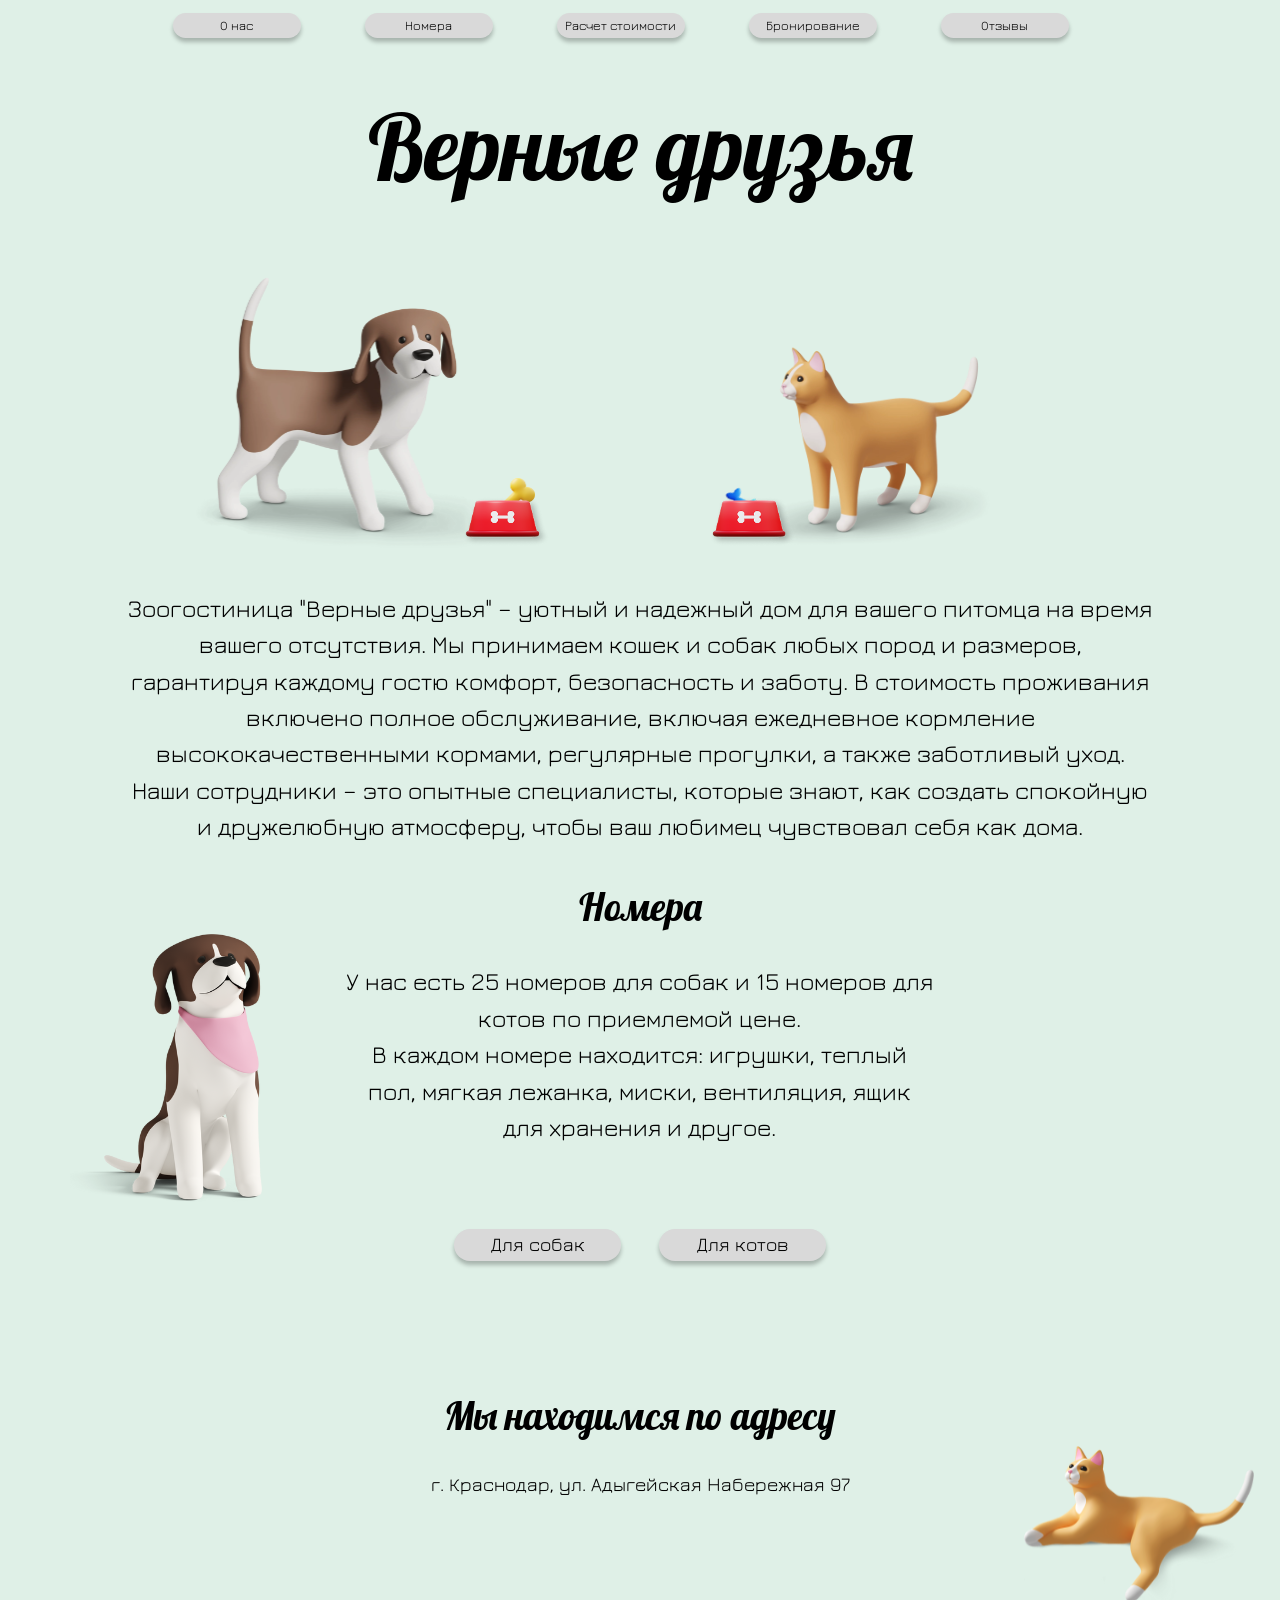
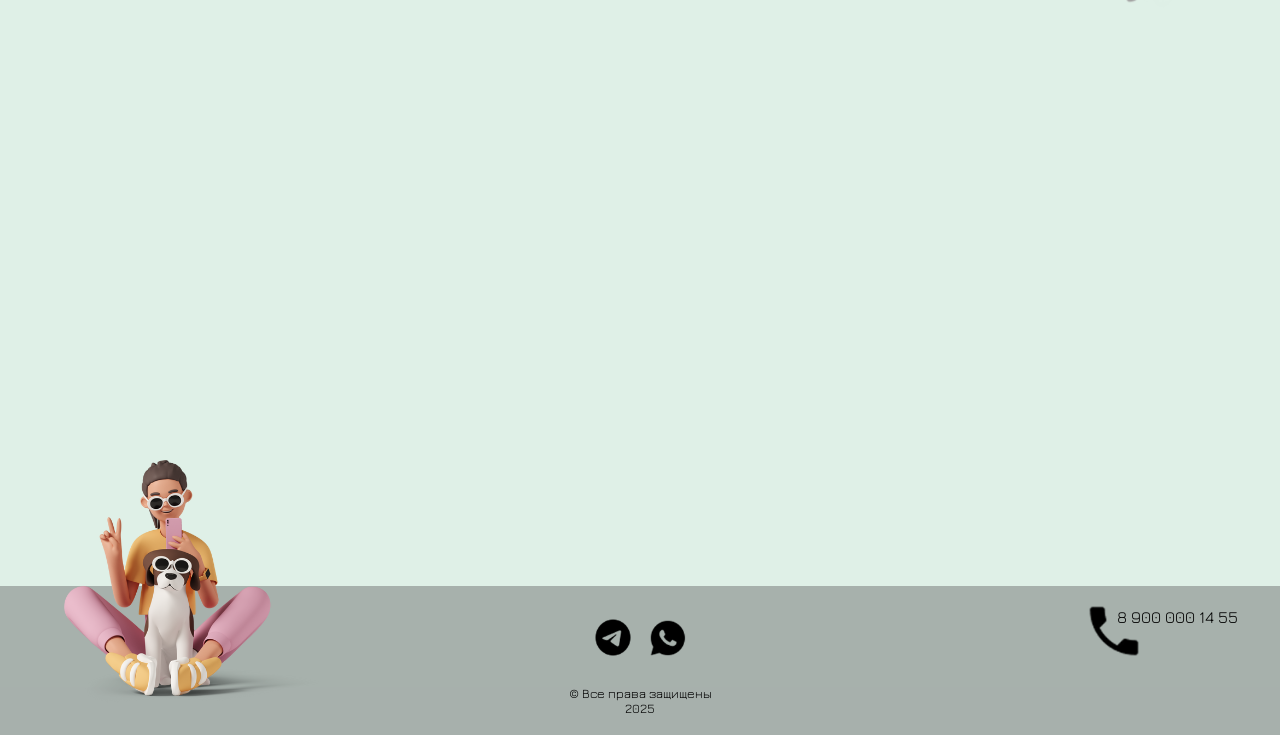
<file: index.html>
<!DOCTYPE html>
<html lang="ru">
<head>
    <meta charset="UTF-8">
    <meta name="viewport" content="width=device-width, initial-scale=1.0">
    <link rel="preconnect" href="https://fonts.googleapis.com">
    <link rel="preconnect" href="https://fonts.gstatic.com" crossorigin>
    <link href="https://fonts.googleapis.com/css2?family=Jura:wght@300..700&family=Lobster&display=swap" rel="stylesheet">
    <title>Верные друзья</title>
    <link rel="stylesheet" href="style.css">
</head>
<body>
    <header>
        <nav>
            <a href="#mu"><button><p class="pa">О нас</p></button></a>
            <a href="#nomer"><button><p class="pa">Номера</p></button></a>
            <a href="raz.html"><button class="sosa"><p class="pa">Расчет стоимости</p></button></a>
            <a href="bron.html"><button><p class="pa">Бронирование</p></button></a>
            <a href="othev.html"><button><p class="pa">Отзывы</p></button></a>
        </nav>
        <h1>Верные друзья</h1>
        <div class="animmal">
            <img src="dog.svg" class="dog">
            <img src="bowl.png" class="bowl1">
            <img src="dog bone.svg" class="bone">
            <img src="cat.svg" class="cat" id="mu">
            <img src="fish food.svg" class="fish">
            <img src="bowl.png" class="bowl2">
        </div>
    </header>
<main>
        <p class="about" >Зоогостиница "Верные друзья" – уютный и надежный дом для вашего питомца на 
            время вашего отсутствия. Мы принимаем кошек и собак любых пород и размеров, гарантируя каждому 
            гостю комфорт, безопасность и заботу. В стоимость проживания включено полное обслуживание, включая 
            ежедневное кормление высококачественными кормами, регулярные прогулки, а также заботливый уход. 
            Наши сотрудники – это опытные специалисты, которые знают, как создать спокойную и
            дружелюбную атмосферу, чтобы ваш любимец чувствовал себя как дома.
        </p>
        
        <h2 class="rooms" id="nomer">Номера</h2>
        <p class="nomera">
            У нас есть 25 номеров для собак и 15 номеров для котов по приемлемой цене.
            <br> В каждом номере находится:
             игрушки, теплый пол, мягкая лежанка, миски, вентиляция, ящик для хранения и другое.
        </p>        
        <div class="buttons">
            <a href="dog.html"><button><p class="p">Для собак</p></button></a>
            <a href="cat.html"><button><p class="p">Для котов</p></button></a>
        </div>
        <img src="dog7.svg" class="dog2">


        <h2 class="adres" id="sviz">Мы находимся по адресу</h2>
        <p class="gorod">г. Краснодар, ул. Адыгейская Hабережная 97</p>
        
        <iframe 
            src="https://www.google.com/maps/embed?pb=!1m18!1m12!1m3!1d1410.2254522627536!2d38.99632243897792!3d45.01577138885464!2m3!1f0!2f0!3f0!3m2!1i1024!2i768!4f13.1!3m3!1m2!1s0x40f04fda4a9d4961%3A0xc50110f6ed6a930a!2z0YPQuy4g0JDQtNGL0LPQtdC50YHQutCw0Y8gSNCw0LHQtdGA0LXQttC90LDRjywgOTcsINCa0YDQsNGB0L3QvtC00LDRgCwg0JrRgNCw0YHQvdC-0LTQsNGA0YHQutC40Lkg0LrRgNCw0LksIDM1MDAwMQ!5e0!3m2!1sru!2sru!4v1741513400831!5m2!1sru!2sru"
            allowfullscreen="" 
            loading="lazy" 
            referrerpolicy="no-referrer-when-downgrade">
        </iframe>
        <img src="cat2.svg" class="cat2">
        <!-- <iframe  width="1400" height="600" style="border:0;" allowfullscreen="" loading="lazy" referrerpolicy="no-referrer-when-downgrade"></iframe> -->
    </main>
<footer>
    <img src="funny.svg" class="dd">
    <div class="socials">
        <a href="https://web.telegram.org/"><img src="Telegram.png" class="tg"></a>
            <a href="https://web.whatsapp.com/"><img src="WhatsApp.png"class="wt"></a>
    </div>
    <p class="copy">© Все права защищены <br> 2025</p>
    <div class="alo">
        <p>8 900 000 14 55</p><img src="Phone.png" class="phone">
    </div>
</footer>
</body>
</html>
</file>
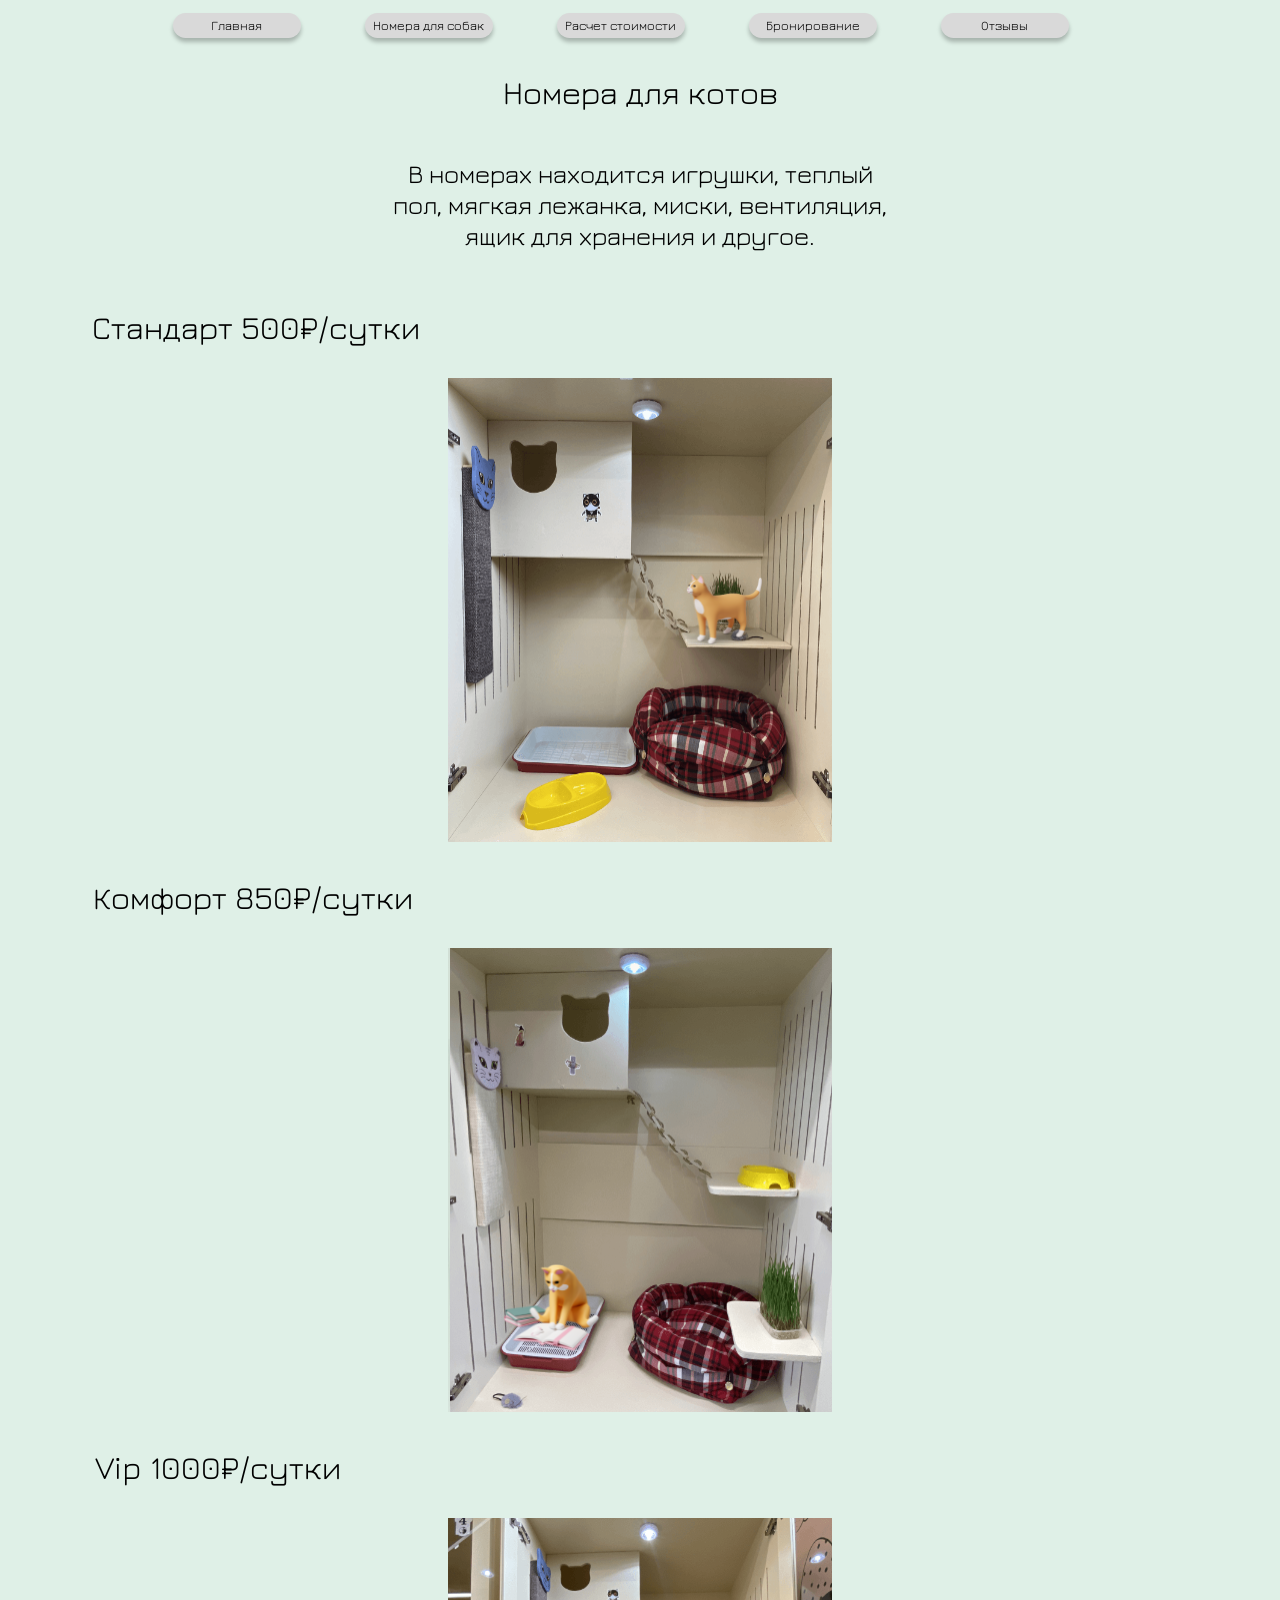
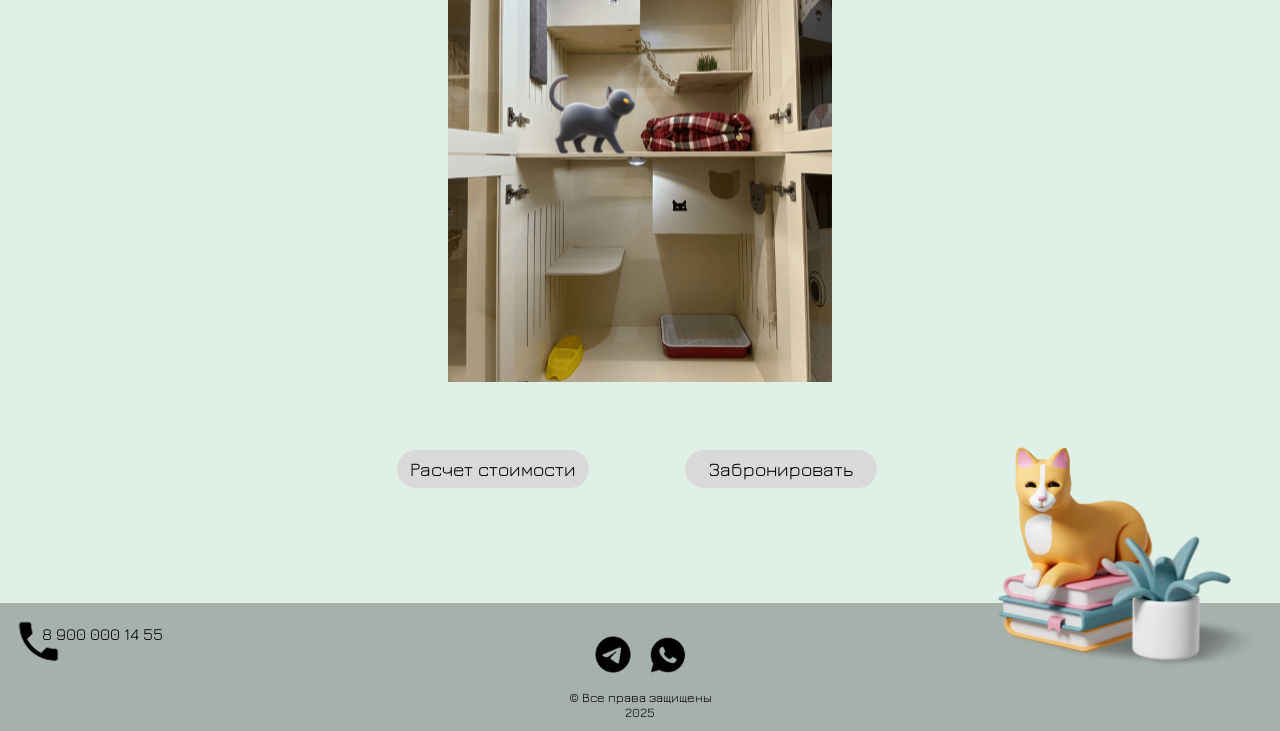
<file: cat.html>
<!DOCTYPE html>
<html lang="ru">
<head>
    <meta charset="UTF-8">
    <meta name="viewport" content="width=device-width, initial-scale=1.0">
    <link rel="preconnect" href="https://fonts.googleapis.com">
    <link rel="preconnect" href="https://fonts.gstatic.com" crossorigin>
    <link href="https://fonts.googleapis.com/css2?family=Jura:wght@300..700&family=Lobster&display=swap" rel="stylesheet">
    <title>Верные друзья</title>
    <link rel="stylesheet" href="cat.css">
</head>
<body>
    <header>
        <nav>
            <a href="index.html"><button><p class="pa">Главная</button></a>
            <a href="dog.html"><button class="dogi"><p class="pa">Номера для собак</p></button></a>
            <a href="raz.html"><button class="ras"><p class="pa">Расчет стоимости</p></button></a>
            <a href="bron.html"><button><p class="pa">Бронирование</p></button></a>
            <a href="othev.html"><button><p class="pa">Отзывы</p></button></a>
        </nav>
    </header>
    <div class="grid">
        <div class="a1">
            <h1>Номера  для котов</h1>
        </div>
        <div class="a2">
            <p class="opis">В номерах находится игрушки, теплый пол,  
                мягкая лежанка, миски, вентиляция, ящик 
                для хранения и другое.
            </p>
        </div>
        <div class="a3">
            <p class="sta">
                Стандарт 500₽/сутки
            </p>
        </div>
        <div class="a4">
            <img src="stancat (2).svg" alt="">
        </div>
        <div class="a5">
            <p class="sta2">
                Комфорт 850₽/сутки
            </p>
        </div>
        <div class="a6">
            <img src="komfort2.svg" alt="">
        </div>
        <div class="a7">
            <p class="sta1">
                Vip 1000₽/сутки
            </p>
        </div>
        <div class="a8">
            <img src="vipcat.svg" alt="">
        </div>
        <div class="a9">
            <a href="raz.html"><button class="bron">Расчет стоимости</button></a>
            <a href="bron.html"><button class="sviz">Забронировать</button></a>
            
        </div>
    </div>
    <footer>
        <img src="cat3.svg" class="cat3">
        <div class="socials">
            <a href="https://web.telegram.org/"><img src="Telegram.png" class="tg"></a>
            <a href="https://web.whatsapp.com/"><img src="WhatsApp.png"class="wt"></a>
        </div>
        <p class="copy">© Все права защищены <br> 2025</p>
        <div class="alo">
            <p>8 900 000 14 55</p><img src="Phone.png" class="phone">
        </div>
    </footer>
</body>
</html>
</file>
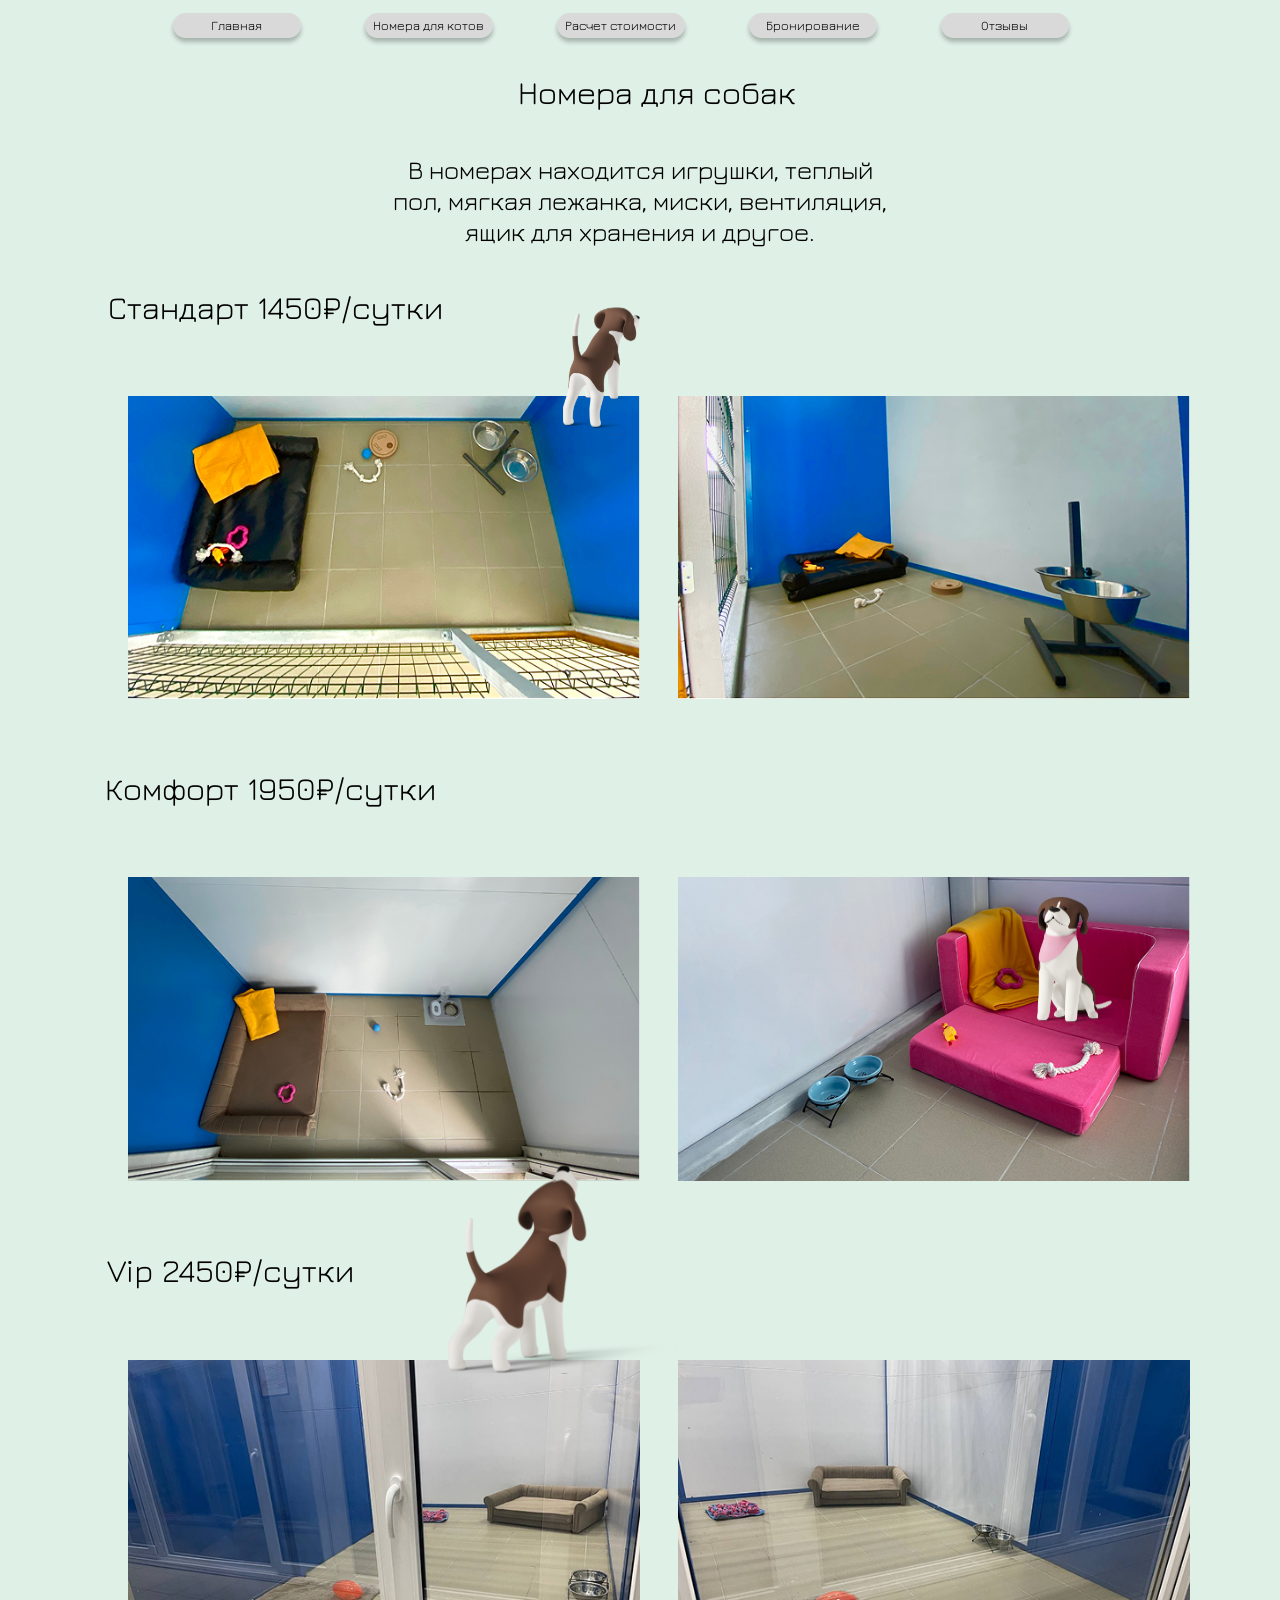
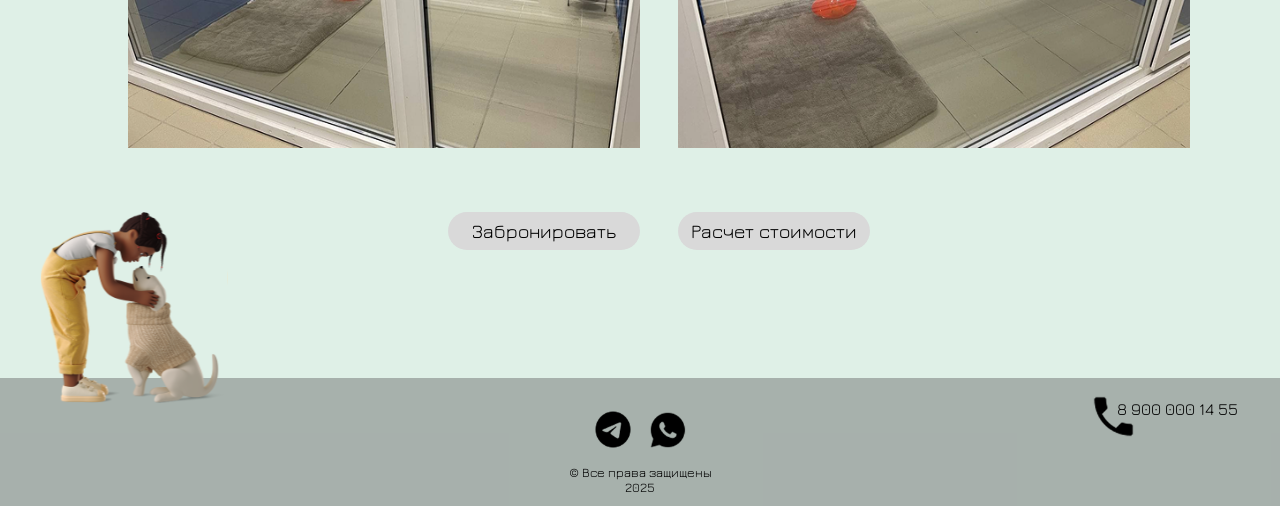
<file: dog.html>
<!DOCTYPE html>
<html lang="ru">
<head>
    <meta charset="UTF-8">
    <meta name="viewport" content="width=device-width, initial-scale=1.0">    
    <link rel="preconnect" href="https://fonts.googleapis.com">
    <link rel="preconnect" href="https://fonts.gstatic.com" crossorigin>
    <link href="https://fonts.googleapis.com/css2?family=Jura:wght@300..700&family=Lobster&display=swap" rel="stylesheet">

    <title>Верные друзья</title>
    <link rel="stylesheet" href="dog.css?v=1.0.1">
</head>
<body>
    <header>
        <nav>
            <a href="index.html"><button><p class="pa">Главная</p></button></a>
            <a href="cat.html"><button class="nom"><p class="pa">Номера для котов</p></button></a>
            <a href="raz.html"><button class="ras"><p class="pa">Расчет стоимости</p></button></a>
            <a href="bron.html"><button><p class="pa">Бронирование</p></button></a>
            <a href="othev.html"><button><p class="pa">Отзывы</p></button></a>
        </nav>
    </header>
    <main>
        <h1>Номера  для собак</h1>
        <p class="opis">В номерах находится игрушки, теплый пол, мягкая лежанка, миски, вентиляция, ящик для хранения и другое.</p>
        
        <div class="grid">
            <div class="d1">
                <p class="ctan">Стандарт 1450₽/сутки</p>
                <img src="dog6.svg" class="dog6">  
            </div>
            <div class="a1">
                <img src="standog.png" alt="">
            </div>
            <div class="a2">
                <img src="standog2.png" alt="">
            </div>
            <div class="d2">
                <p class="komf">Комфорт 1950₽/сутки</p>
            </div>
            <div class="a3">
                <img src="komfdog.png" alt="">
            </div>
            <div class="a4">
                <img src="komfdog2.png" alt="">
            </div>
            <img src="dog2.svg" class="dog7">
            <div class="d3">
                <p>Vip 2450₽/сутки</p>
            </div>
            <img src="dog4.svg" class="gaf">
            <div class="a5">
                <img src="vipdog.png" alt="">
            </div>
            <div class="a6">
                <img src="vipdog2.png" alt="">
            </div>
            <div class="d4">
                <a href="bron.html"><button class="sviz">Забронировать</button></a>
            </div>
            <div class="d5">
                <a href="raz.html"><button class="bron">Расчет стоимости</button></a>
        </div>
    </main>
<footer>
    <img src="dog5.svg" class="dog5">
    <div class="socials">
        <a href="https://web.telegram.org/"><img src="Telegram.png" class="tg"></a>
            <a href="https://web.whatsapp.com/"><img src="WhatsApp.png"class="wt"></a>
    </div>
    <p class="copy">© Все права защищены <br> 2025</p>
    <div class="alo">
        <p>8 900 000 14 55</p><img src="Phone.png" class="phone">
    </div>
</footer>
</body>
</html>
</file>
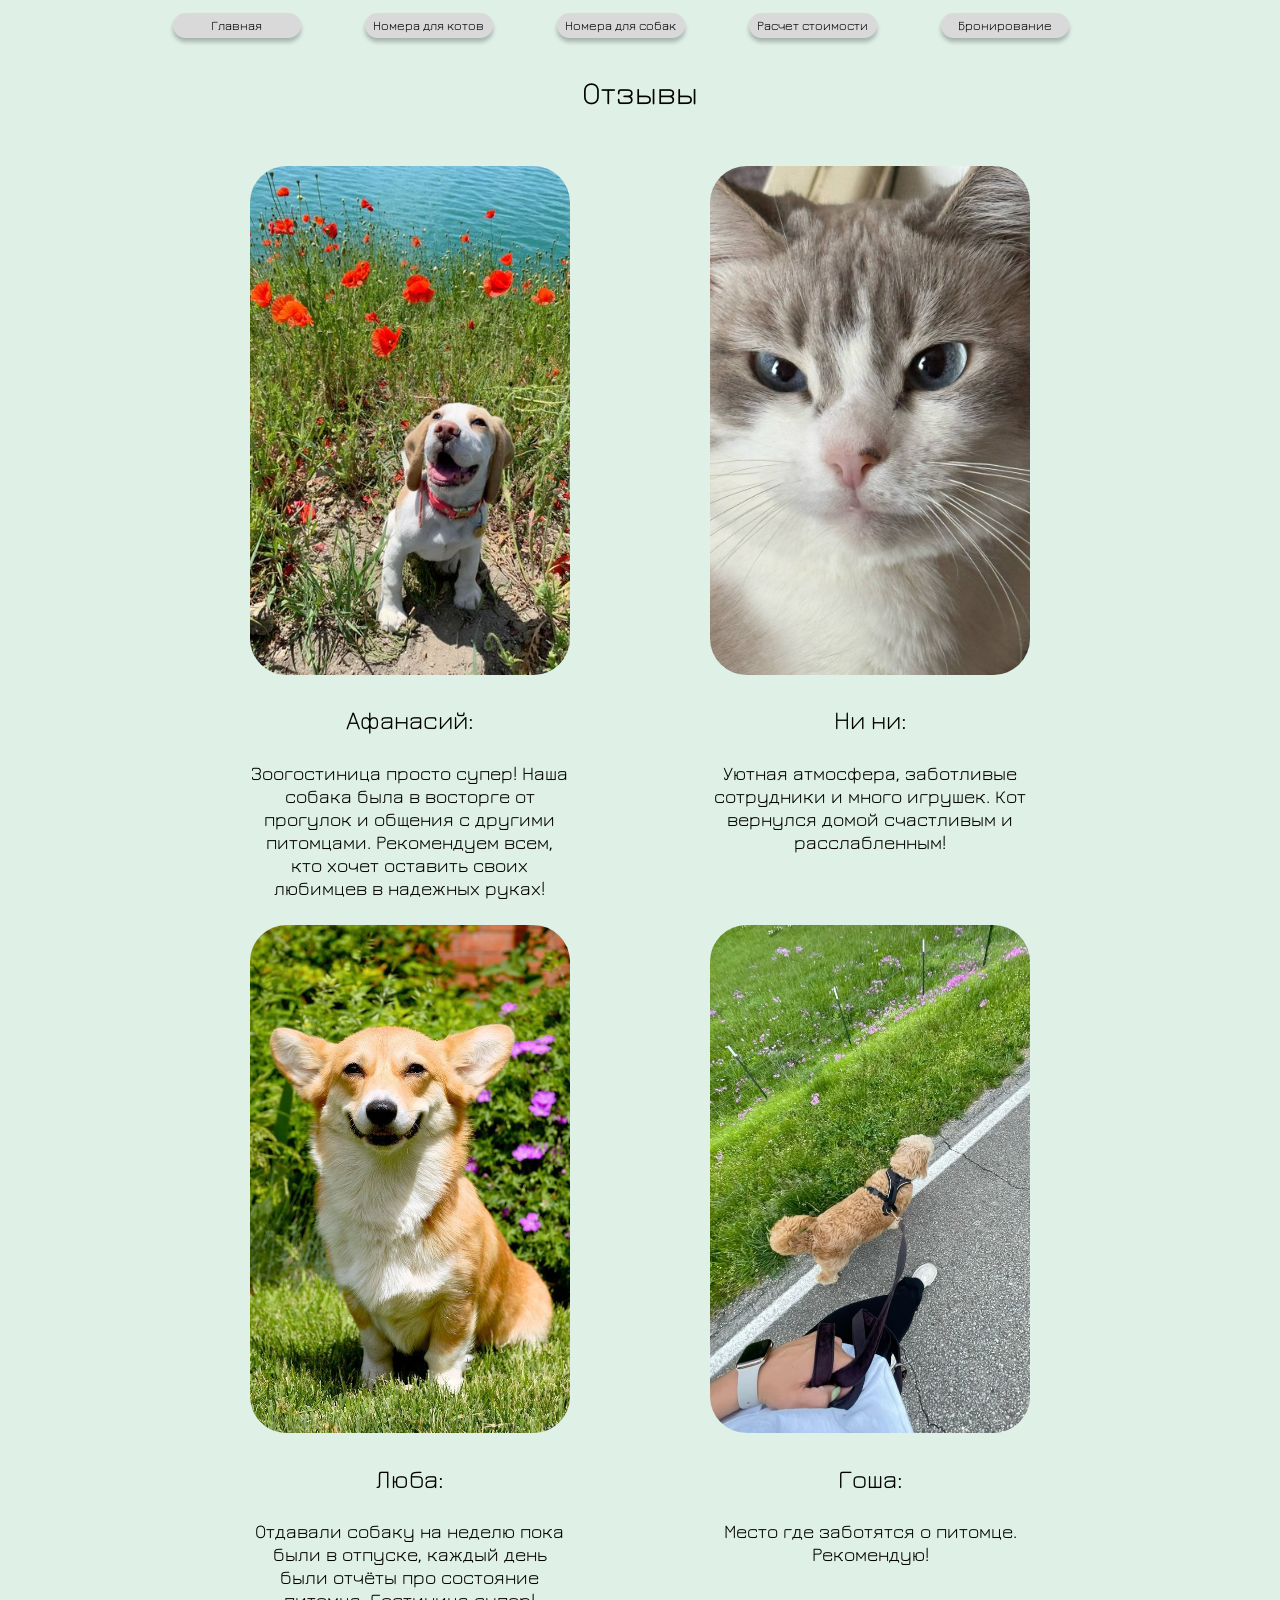
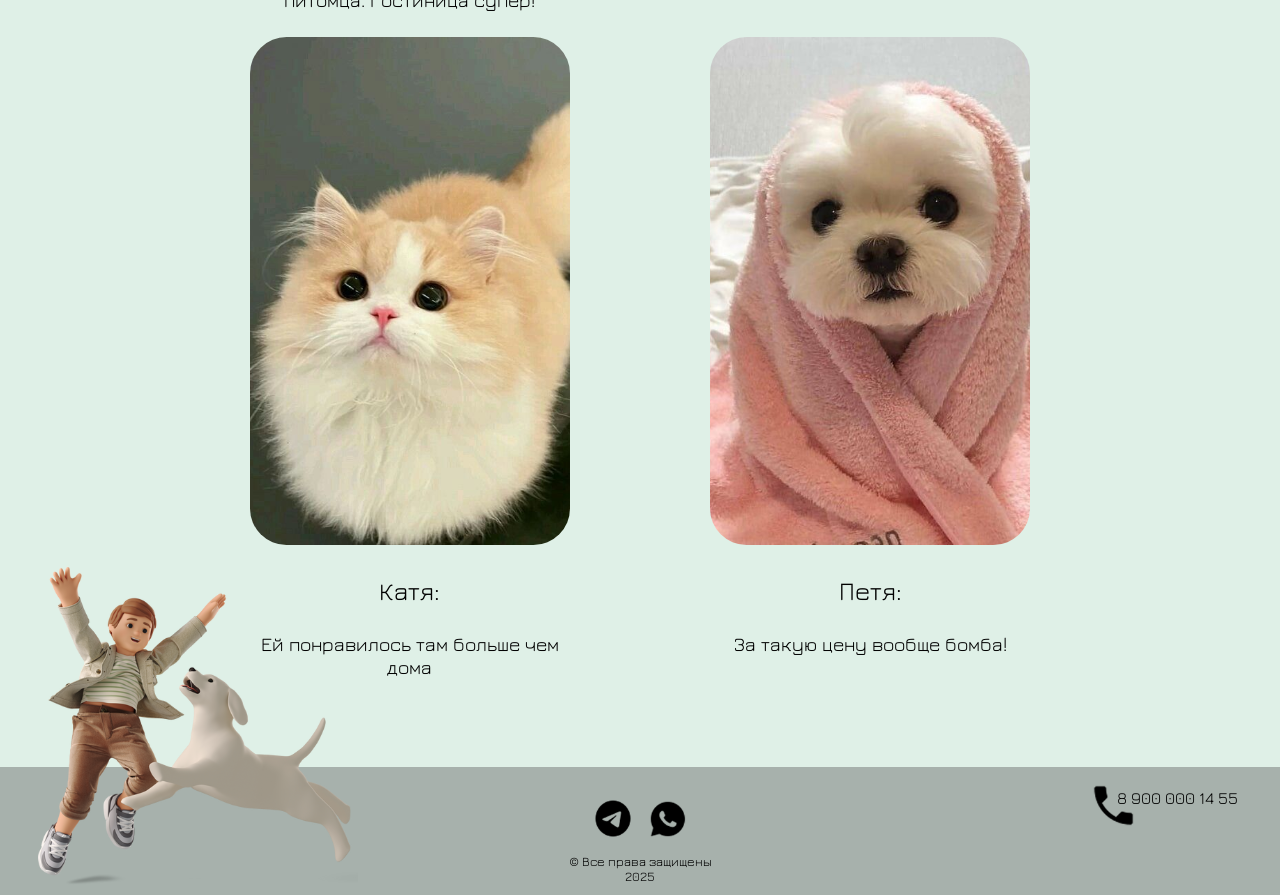
<file: othev.html>
<!DOCTYPE html>
<html lang="ru">
<head>
    <meta charset="UTF-8">
    <meta name="viewport" content="width=device-width, initial-scale=1.0">
    <link rel="preconnect" href="https://fonts.googleapis.com">
    <link rel="preconnect" href="https://fonts.gstatic.com" crossorigin>
    <link href="https://fonts.googleapis.com/css2?family=Jura:wght@300..700&family=Lobster&display=swap" rel="stylesheet">

    
    <title>Верные друзья</title>
    <link rel="stylesheet" href="othev.css">
</head>
<body>
    <header>
        <nav>
            <a href="index.html"><button><p class="pa">Главная</p></button></a>
            <a href="cat.html"><button class="da"><p class="pa">Номера для котов</p></button></a>
            <a href="dog.html"><button class="da"><p class="pa">Номера для собак</p></button></a>
            <a href="raz.html"><button class="da"><p class="pa">Расчет стоимости</p></button></a>
            <a href="bron.html"><button><p class="pa">Бронирование</p></button></a>
        </nav>
    </header>
    <main>
        <h1>Отзывы</h1>
        <div class="sysi">
            <div class="a1">
                <img src="1.svg" class="">                
                <p class="imi">Афанасий:</p>
                <p class="otz">Зоогостиница просто супер! Наша собака была в восторге 
                    от прогулок и общения с другими питомцами. Рекомендуем 
                    всем, кто хочет оставить своих любимцев в надежных руках!</p>
            </div>
            <div class="a2">
                <img src="2.svg" alt="">                
                <p class="imi">Ни ни:</p>
                <p class="otz">Уютная атмосфера, заботливые
                     сотрудники и много игрушек. Кот вернулся домой 
                     счастливым и расслабленным!  </p>
            </div>
            <div class="a3">
                <img src="3.svg" alt="">
                <p class="imi">Люба:</p>
                <p class="otz">Отдавали собаку на неделю пока были в отпуске, 
                    каждый день были отчёты про состояние питомца. Гостиница супер!</p>
            </div>
            <div class="a4">
                <img src="4.svg" alt="">
                <p class="imi">Гоша:</p>
                <p class="otz">Место где заботятся о питомце. Рекомендую!  </p>
            </div>
            <div class="a5">
                <img src="5.svg" alt="">
                <p class="imi">Катя:</p>
                <p class="otz">Ей понравилось там больше чем дома  </p>
            </div>
            <div class="a6">
                <img src="6.svg" alt="">                
                <p class="imi">Петя:</p>
                <p class="otz">За такую цену вообще бомба!</p>
            </div>
        </div>
    </main>
    <footer>
        <img src="boy.svg" class="boy">
        <div class="socials">
            <a href="https://web.telegram.org/"><img src="Telegram.png" class="tg"></a>
                <a href="https://web.whatsapp.com/"><img src="WhatsApp.png"class="wt"></a>
        </div>
        <p class="copy">© Все права защищены <br> 2025</p>
        <div class="alo">
            <p>8 900 000 14 55</p><img src="Phone.png" class="phone">
        </div>
    </footer>
</body>
</html>
</file>
<file: style.css>
body {
    background-color: #dff0e7;
    text-align: center;
    margin: 0 auto;
    padding: 0;
}
a{
    text-decoration: none;
    color: black;
}
nav {
    display: flex;
    gap: 5vw;
    padding: 1vw;
    position: fixed;
    z-index: 100;
}
.sosa{
    background: #D9D9D9;
    box-shadow: 0px 4px 4px rgba(0, 0, 0, 0.25);
    border: none;
    border-radius: 3vw;
    cursor: pointer;
    font-size: 1.2vw;
    position: relative;
    bottom: 2vw;
    left: 12.5vw;
    height: 2vw;
    width: 10vw;
}
nav button {
    background: #D9D9D9;
    box-shadow: 0px 4px 4px rgba(0, 0, 0, 0.25);
    border: none;
    border-radius: 3vw;
    cursor: pointer;
    font-size: 1.2vw;
    position: relative;
    bottom: 2vw;
    left: 12.5vw;
    height: 2vw;
    width: 10vw;
    
}
.pa{
    font-size: 1vw;
    text-align: center; 
    margin-top: 0.3vw;
    font-family: "Jura";
}
h1 {
    font-size: 7vw;
    font-weight: bold;
    margin: 2vw 0;
    font-family: "Lobster";
    font-weight: 400;
    position: relative;
    top: 5vw;
}
.dog{
    width: 23vw;
    height: auto;
    position: relative;
    right: 3vw;
    top: 7.3vw;
}
.bowl1{
    width: 7vw;
    height: 4vw;
    position: relative;
    right: 5vw;
    top: 7vw;
    z-index: 10;
}
.bone{
    width: 4vw;
    height: 4vw;
    position: relative;
    right: 10.5vw;
    top: 5.5vw;
    z-index: 0;
}
.bowl2{
    width: 7vw;
    height: 4vw;
    position: relative;
    right: 20vw;
    top: 7vw;
}
.fish{
    width: 4vw;
    height: 4vw;
    position: relative;
    right: 15vw;
    top: 6vw;
}
.cat{
    width: 18vw;
    height: auto;
    position: relative;
    left: 7vw;
    top: 7vw;
}
.about {
    width: 80vw;
    margin: 0 auto;
    font-size: 1.9vw;
    line-height: 1.5;
    font-family: "Jura";
    position: relative;
    top: 10vw;
}
.rooms {
    font-size: 3vw;
    font-family: "Lobster";
    font-weight: 400;
    margin-top: 13vw;
}
.buttons {
    display: flex;
    justify-content: center;
    gap: 3vw;
    margin: 1.5vw 0;
}
.buttons button {
    border: none;
    border-radius: 3vw;
    cursor: pointer;
    box-shadow: 0px 4px 4px rgba(0, 0, 0, 0.25);
    background: #d9d9d9;
    height: 2.5vw;
    width: 13vw;
    top: 5vw;
    position: relative;
}
.p{
    font-size: 1.5vw;
    text-align: center; 
    margin-top: 0.2vw;
    font-family: "Jura";
}
.nomera{
    width: 46vw;
    margin: 0 auto;
    font-size: 1.9vw;
    line-height: 1.5;
    font-family: "Jura";
    font-weight: 400;
}
.dog2{
    position: relative;
    right: 37vw;
    bottom: 22vw;
    width: 15vw;
    height: auto;
    
}
.adres {
    font-size: 3vw;
    font-family: "Lobster";
    font-weight: 400;
    position: relative;
    bottom: 10vw;
}
.gorod{
    font-size: 1.5vw;
    font-family: "Jura";
    font-weight: 400;
    position: relative;
    bottom: 10vw;
}
.cat2{
    /* position: relative;
    bottom: 31.5vw; */
    /* width: 15vw; */
    /* left: 68.5vw;
    z-index: 1;
    height: auto;
    width: 18vw; */
    position: absolute;
    top: 113vw; /* Поднять кота немного выше карты */
    right: 2vw; /* Отступ от правого края */
    width: 18vw; /* Адаптивная ширина */
    height: auto; /* Сохранить пропорции */
    z-index: 10; /* Убедиться, что кот выше карты */
}
iframe {
    margin: 0 auto;
    position: relative;
    bottom: 8vw;
    width: 90vw; 
    height: 60vh; 
    border: 0;
}
footer {
    background: rgba(105, 105, 105, 0.47);
    height: auto;
    position: relative;
    /* bottom: 20vw; */
}
.socials img {
    /* width: 3.5vw; */
    margin: 0 0.5vw;
    position: relative;
    top: 2.5vw;
}
.tg{
    width: 3vw;
}
.wt{
    width: 2.9vw;
}
.alo{
    /* border: 2px solid green; */
    position: relative;
    font-family: "Jura";
    font-weight: 400;
    left: 87vw;
    bottom: 7vw;    
    margin-top: 2vw;
    font-size: 1.3vw;
    width: 10vw;
    height: 3vw;
}
.phone {
    width: 5vw;
    position: relative;
    bottom: 3.5vw;
    right: 5vw;
}
.copy{
    font-size: 1vw;
    font-family: "Jura";
    font-weight: 400;
    position: relative;
    top: 3.5vw;
}
.dd{
    position: absolute;
    width: 20vw;
    left: 5vw;
    bottom: 2vw;
}
@media (max-width: 400px) {
    .dd{
        position: absolute;
        width: 30vw;
        left: 5vw;
        bottom: 2vw;
    }
    .sosa{
        bottom: 0.9vw;
        left: 2vw;
        width: 15vw;
        height: 4vw;
    }
    nav button {
        font-size: 4vw;
        width: 15vw;
        height: 4vw;
        left: 3vw;
    }
    .pa{
        font-size: 1.5vw;
        margin: 0 auto;
    }

    .about{
        font-size: 2.5vw;
        margin: 0 auto;
    }
    .nomera{
        font-size: 2vw;
        margin: 0 auto;
    }
    .gorod{
        font-size: 2.3vw;
    }
    .adres{
        font-size: 2.5vw;
        /* margin: 0 auto; */
    }
    iframe {
        width: 85vw; 
        height: 40vh; 
        bottom: 1.5vw;
    }
    .cat2 {
        width: 25vw;
        top: 139vw;
        right: 2%;

    }
    .copy{
        font-size: 2vw;
        /* top: 0.5vw; */
    }
    .tg{
        width: 5vw;
    }
    .wt{
        width: 5vw;
    }
    .alo{
        left: 77vw;
        bottom: 15vw;    
        margin-top: 5vw;
        font-size: 2.5vw;
        width: 20vw;
        height: 3vw;
    }
    .phone {
        width: 5vw;
        position: relative;
        bottom: 4.5vw;
        right: 10vw;
    }
    /* footer {
        flex-direction: column;
        gap: 2vw;
        padding: 2vw;
    }

    .alo {
        flex-direction: column;
        align-items: center;
        gap: 1vw;
    } */
}
</file>
<file: cat.css>
body {
    background-color: #dff0e7;
    text-align: center;
    margin: 0 auto;
    padding: 0;
}
a{
    text-decoration: none;
    color: black;
}
nav {
    display: flex;
    gap: 5vw;
    left: 12.5vw;
    padding: 1vw;
    position: fixed;
    z-index: 100;
}
nav button {
    background: #D9D9D9;
    box-shadow: 0px 4px 4px rgba(0, 0, 0, 0.25);
    border: none;
    border-radius: 3vw;
    cursor: pointer;
    font-size: 1.2vw;
    height: 2vw;
    width: 10vw;
}
.pa{
    font-size: 1vw;
    text-align: center; 
    margin-top: 0.3vw;
    font-family: "Jura";
}
/* div{
    border: 2px solid green;
} */
.grid{
    display: grid;
    grid-template-columns: 1fr 1fr 1fr 1fr 1fr 1fr 1fr 1fr 1fr;
    grid-template-rows: 1fr;
    grid-template-areas:
    "h1"
    "opis"
    "stan"
    "kart1"
    "comf"
    "kart2"
    "vip3"
    "kart3"
    "a9"
    "a10";
    margin: 0 auto ;
    position: relative;
    top: 4vw;
    width: 40vw;
}
.a1{
    grid-area: h1;
}
h1{
    font-size: 2.5vw;
    text-align: center;
    font-family: 'Jura';
    font-weight: 400;
    /* margin: 0 auto; */
}
.a2{
    grid-area: opis;
}
.opis{
    width: 40vw;
    font-family: 'Jura';
    font-size: 2vw;
}
.a3{
    grid-area: stan;
}
.sta{
    font-family: 'Jura';
    font-size: 2.5vw;    
    position: relative;
    right: 30vw;
}
.sta2{
    font-family: 'Jura';
    font-size: 2.5vw;    
    position: relative;
    right: 30.2vw;
}
.sta1{
    font-family: 'Jura';
    font-size: 2.5vw;    
    position: relative;
    right: 33vw;
}
.a4{
    grid-area: kart1;
}
.a5{
    grid-area: comf;
}
.a6{
    grid-area: kart2;
}
.a7{
    grid-area: vip3;
}
.a8{
    grid-area: kart3;
}
.a9{
    grid-area: a9;
}
/* .a10{
    grid-area: a10;
} */
img{
    width: 30vw;
}
.sviz{
    background: #D9D9D9;
    border: none;
    border-radius: 3vw;
    cursor: pointer;
    font-size: 1.5vw;
    height: 3vw;
    width: 15vw;
    font-family: "Jura";
    position: relative;
    left: 11vw;
    bottom: 3vw;
}
.bron{
    background: #D9D9D9;
    border: none;
    border-radius: 3vw;
    cursor: pointer;
    font-size: 1.5vw;
    height: 3vw;
    width: 15vw;
    font-family: "Jura";
    margin-right: 23vw;
    margin-top: 5vw;
}
footer{
    position: relative;
    width: 100%;
    height: 10vw;
    top: 10vw;
    background: rgba(105, 105, 105, 0.47);
}
.socials img {
    /* width: 3.5vw; */
    margin: 0 0.5vw;
    position: relative;
    top: 2.5vw;
}
.alo{
    position: relative;
    font-family: "Jura";
    font-weight: 400;
    left: 3vw;
    bottom: 7vw;    
    margin-top: 2vw;
    font-size: 1.3vw;
    width: 10vw;
    height: 3vw;
}
.tg{
    width: 3vw;
}
.wt{
    width: 2.9vw;
}
.phone {
    width: 4vw;
    height: 4vw;
    position: relative;
    bottom: 3.5vw;
    right: 5vw;
}
.copy{
    font-size: 1vw;
    font-family: "Jura";
    font-weight: 400;
    position: relative;
    top: 2.5vw;
}
.cat3{
    width: 20vw;
    position: absolute;
    bottom: 3vw;
    left: 78vw;
}
@media (max-width: 400px) {
    .grid{
        top: 10vw;
    }
    nav button {
        font-size: 4vw;
        width: 15vw;
        height: 4vw;
        position: relative;
        right: 11vw;
    }    
    .dogi, .ras{
        position: relative;
        top: 1vw;
    }
    .pa{
        font-size: 1.5vw;
        margin: 0 auto;
    }
    h1{
        top: 7.5vw;
        font-size: 3vw;
        text-align: center;
        left: 37vw ;    
    }
    .opis{
        top: 13vw;
        font-size: 2.5vw;
        width: 50vw;
        left: 24vw;
    }    
    .bron{
        font-size: 1.8vw;
        height: 4vw;
        width: 20vw;

    }
    .sviz{
        font-size: 1.8vw;
        height: 4vw;
        width: 20vw;
        position: relative;
        bottom: 4.8vw;
    }
    .copy{
        font-size: 2vw;
        /* top: 0.5vw; */
    }
    .tg{
        width: 5vw;
    }
    .wt{
        width: 5vw;
    }
    footer{
        position: relative;
        width: 100%;
        height: 18vw;
        top: 15vw;
        background: rgba(105, 105, 105, 0.47);
    }
    .alo{
        bottom: 15vw;    
        margin-top: 5vw;
        font-size: 2.5vw;
        width: 20vw;
        height: 3vw;
    }
    .phone {
        width: 6vw;
        height: 6vw;
        bottom: 5.5vw;
        right: 9.5vw;
    }
    .cat3{
        width: 25vw;
        bottom: 5vw;
        left: 75.5vw;
    }
    img{
        width: 45vw;
    }
}
</file>
<file: dog.css>
body {
    background-color: #dff0e7;
    text-align: center;
    margin: 0 auto;
    padding: 0;
}
a{
    text-decoration: none;
    color: black;
}
nav {
    display: flex;
    gap: 5vw;
    left: 12.5vw;
    padding: 1vw;
    /* margin-top: 1vw; */
    position: fixed;
    z-index: 100;
}
nav button {
    background: #D9D9D9;
    box-shadow: 0px 4px 4px rgba(0, 0, 0, 0.25);
    border: none;
    border-radius: 3vw;
    cursor: pointer;
    font-size: 1.2vw;
    height: 2vw;
    width: 10vw;
}
.pa{
    font-size: 1vw;
    text-align: center; 
    margin-top: 0.3vw;
    font-family: "Jura";
}
h1{
    font-size: 2.5vw;
    text-align: center;     
    position: absolute;
    left: 40.5vw ;    
    top: 4vw;
    font-family: 'Jura';
    font-weight: 400;
}
.opis{
    position: absolute;
    width: 40vw;
    top: 10vw;
    left: 30vw;
    font-family: 'Jura';
    font-size: 2vw;
    /* text-align: center; */
}
/* div{
    border: 2px solid red;
} */
.grid {
    display: grid;
    grid-template-columns: 1fr;
    grid-template-rows: 1fr;
    grid-template-areas:
    "d1 d1"
    "stan1 stan2"
    "d2 d2"
    "komf1 komf2"
    "d3 d3"
    "vip1 vip2"
    "d4 d5";
    position: relative;
    top: 20vw;
    width: 80vw;
    margin: auto;
    gap: 3vw;
}
.d1{
    grid-area: d1;
    font-family: 'Jura';
    font-size: 2.5vw;
    position: relative;
    right: 30vw;
}
.a1{
    grid-area: stan1;
}
.a2{
    grid-area: stan2;
}
.d2{
    grid-area: d2;
    font-family: 'Jura';
    font-size: 2.5vw;
    position: relative;
    right: 30.4vw;
}
.a3{
    grid-area: komf1;
}
.a4{
    grid-area: komf2;
}
.d3{
    grid-area: d3;
    font-family: 'Jura';
    font-size: 2.5vw;
    position: relative;
    right: 33.5vw;
}
.a5{
    grid-area: vip1;
}
.a6{
    grid-area: vip2;
}
.d4{
    grid-area: d4;
}
.d5{
    grid-area: d5;
}
img{
    width: 100%;
    height: 100%;
    z-index: 0;
}
.gaf{
    width: 18vw;
    height: 21vw;
    position: absolute;
    /* bottom: 33.3vw;
    left: 10vw; */
    top:68.7vw;
    left: 25vw;
}
.sviz{
    background: #D9D9D9;
    border: none;
    border-radius: 3vw;
    cursor: pointer;
    font-size: 1.5vw;
    height: 3vw;
    width: 15vw;
    font-family: "Jura";
    margin-left: 25vw;
    margin-top: 2vw;
}
.bron{
    background: #D9D9D9;
    border: none;
    border-radius: 3vw;
    cursor: pointer;
    font-size: 1.5vw;
    height: 3vw;
    width: 15vw;
    font-family: "Jura";
    margin-right: 25vw;
    margin-top: 2vw;
}
footer{
    position: relative;
    width: 100%;
    height: 10vw;
    top: 30vw;
    background: rgba(105, 105, 105, 0.47);
}
.dog5{
    width: 15vw;
    height: 15vw;
    position: absolute;
    bottom: 8vw;
    left: 3vw;
}
.dog6{
    width: 6vw;
    height: 10vw;
    position: absolute;
    top: 4vw;
    right: 13vw;
}
.dog7{
    width: 6vw;
    height: 10vw;
    position: absolute;
    top: 50vw;
    right: 3vw;
    /* left: 13vw; */
}
.socials img {
    /* width: 3.5vw; */
    margin: 0 0.5vw;
    position: relative;
    top: 2.5vw;
}
.tg{
    width: 3vw;
}
.wt{
    width: 2.9vw;
}
.alo{
    position: relative;
    font-family: "Jura";
    font-weight: 400;
    left: 87vw;
    bottom: 7vw;    
    margin-top: 2vw;
    font-size: 1.3vw;
    width: 10vw;
    height: 3vw;
}
.phone {
    width: 4vw;
    height: 4vw;
    position: relative;
    bottom: 3.5vw;
    right: 5vw;
}
.copy{
    font-size: 1vw;
    font-family: "Jura";
    font-weight: 400;
    position: relative;
    top: 2.5vw;
}
@media (max-width: 400px) {
    .grid {
        grid-template-rows: 1fr;
        grid-template-areas:
        "d1"
        "stan1"
        "stan2"
        "d2"
        "komf1"
        "komf2"
        "d3"
        "vip1" 
        "vip2"
        "d4" 
        "d5";
        top: 29vw;
        gap: 3vw;
    }
    nav button {
        font-size: 4vw;
        width: 15vw;
        height: 4vw;
        position: relative;
        right: 11vw;
    }    
    .nom, .ras{
        position: relative;
        top: 1vw;
    }
    .pa{
        font-size: 1.5vw;
        margin: 0 auto;
    }
    h1{
        top: 7.5vw;
        font-size: 3vw;
        text-align: center;
        left: 37vw ;    
    }
    .opis{
        top: 13vw;
        font-size: 2.5vw;
        width: 50vw;
        left: 24vw;
    }    
    .d1, .d2, .d3{
        font-size: 3vw;
    }
    .d2{
        right: 30.7vw;
    }
    .d3{
        right: 35vw;
    }
    .gaf{
        top: 220.7vw;
        width: 23vw;
        height: 23vw;
        
    }
    .dog6{
        width: 16vw;
        height: 16vw;
        top: 1.5vw;
        right: 7vw;
    }
    .dog7{
        width: 18vw;
        height: 18vw;
        top: 180vw;
        right: 7vw;
    }
    .dog5{
        width: 25vw;
        height: 25vw;
        position: absolute;
        bottom: 6vw;
        left: 3vw;
    }
    .sviz{
        font-size: 1.8vw;
        height: 4vw;
        width: 20vw;
    }
    .bron{
        font-size: 1.8vw;
        height: 4vw;
        width: 20vw;
        position: relative;
        bottom: 9.3vw;
    }
    footer{
        position: relative;
        width: 100%;
        height: 18vw;
        top: 30vw;
        background: rgba(105, 105, 105, 0.47);
    }
    .copy{
        font-size: 2vw;
        /* top: 0.5vw; */
    }
    .tg{
        width: 5vw;
    }
    .wt{
        width: 5vw;
    }
    .alo{
        left: 77vw;
        bottom: 15vw;    
        margin-top: 5vw;
        font-size: 2.5vw;
        width: 20vw;
        height: 3vw;
    }
    .phone {
        width: 6vw;
        height: 6vw;
        position: relative;
        bottom: 5vw;
        right: 10vw;
    }

}
</file>
<file: othev.css>
body {
    background-color: #dff0e7;
    text-align: center;
    margin: 0 auto;
    padding: 0;
}
a{
    text-decoration: none;
    color: black;
}
nav {
    display: flex;
    gap: 5vw;
    padding: 1vw;
    position: fixed;
    z-index: 100;
}
nav button {
    background: #D9D9D9;
    box-shadow: 0px 4px 4px rgba(0, 0, 0, 0.25);
    border: none;
    border-radius: 3vw;
    cursor: pointer;
    font-size: 1.2vw;
    position: relative;
    /* bottom: 2vw; */
    left: 12.5vw;
    height: 2vw;
    width: 10vw;
}
.pa{
    font-size: 1vw;
    text-align: center; 
    margin-top: 0.3vw;
    font-family: "Jura";
}
h1{
    font-size: 2.5vw;
    text-align: center;     
    position: absolute;
    left: 45.5vw ;    
    top: 4vw;
    font-family: 'Jura';
    font-weight: 400;
}
/* div{
    border: 2px solid green;
} */
.sysi{
    display: grid;
    grid-template-columns: 1fr 1fr;
    grid-template-rows: 1fr ;
    margin: 0 auto;
    width: 70vw;
    grid-template-areas:
    "kart1 kart2"
    "kart3 kart4"
    "kart5 kart6";
    position: relative;
    top: 13vw;
    /* row-gap: 1vw; */
    gap: 2vw;
}
.a1{
    grid-area: kart1;
}
.a2{
    grid-area: kart2;
}
.a3{
    grid-area: kart3;
}
.a4{
    grid-area: kart4;
}
.a5{
    grid-area: kart5;
}
.a6{
    grid-area: kart6;
}
.imi{
    font-family: 'Jura';
    font-size: 2vw;
    text-align: center;
}
img{
    width: 25vw;
}
.otz{
    font-family: 'Jura';
    font-size: 1.5vw;
    position: relative;
    margin: 0 auto;
    /* bottom: 1vw; */
    width: 25vw;
    /* border: 2px solid red; */
}
footer{
    position: relative;
    width: 100%;
    height: 10vw;
    top: 20vw;
    background: rgba(105, 105, 105, 0.47);
}
.boy{
    width: 25vw;
    position: absolute;
    bottom: 0.8vw;
    left: 3vw;
}
.socials img {
    /* width: 3.5vw; */
    margin: 0 0.5vw;
    position: relative;
    top: 2.5vw;
}
.tg{
    width: 3vw;
}
.wt{
    width: 2.9vw;
}
.alo{
    position: relative;
    font-family: "Jura";
    font-weight: 400;
    left: 87vw;
    bottom: 7vw;    
    margin-top: 2vw;
    font-size: 1.3vw;
    width: 10vw;
    height: 3vw;
}
.phone {
    width: 4vw;
    height: 4vw;
    position: relative;
    bottom: 3.5vw;
    right: 5vw;
}
.copy{
    font-size: 1vw;
    font-family: "Jura";
    font-weight: 400;
    position: relative;
    top: 2.5vw;
}
@media (max-width: 400px) {
nav button {
    /* top: 1vw; */
    width: 15vw;
    height: 4vw;
    position: relative;
    left: 1.5vw;
}   
.pa{
    font-size: 1.5vw;
    text-align: center;
    margin: 0 auto;
}
.da{
    font-size: 1.5vw;
    margin-top: 1vw;
}
h1{
    font-size: 3vw;
    top: 8.5vw;
}
.sysi{
    grid-template-rows: 1fr;
    grid-template-areas:
    "kart1"
    "kart2"
    "kart3"
    "kart4"
    "kart5"
    "kart6";
    position: relative;
    left: 10vw;
    top: 20vw;
    gap: 5vw;
}
img{
    width: 35vw;
}
.imi{
    font-family: 'Jura';
    font-size: 3vw;
    text-align: center;
}
.otz{
    font-size: 2.5vw;
    width: 50vw;
}
.boy{
    position: absolute;
    bottom: 5vw;
    left: 3vw;
    width: 33vw;
}
footer{
    position: relative;
    width: 100%;
    height: 18vw;
    top: 30vw;
    background: rgba(105, 105, 105, 0.47);
}
.copy{
    font-size: 2vw;
    /* top: 0.5vw; */
}
.tg{
    width: 5vw;
}
.wt{
    width: 5vw;
}
.alo{
    left: 77vw;
    bottom: 15vw;    
    margin-top: 5vw;
    font-size: 2.5vw;
    width: 20vw;
    height: 3vw;
}
.phone {
    width: 6vw;
    height: 6vw;
    position: relative;
    bottom: 5vw;
    right: 10vw;
}
}
</file>
